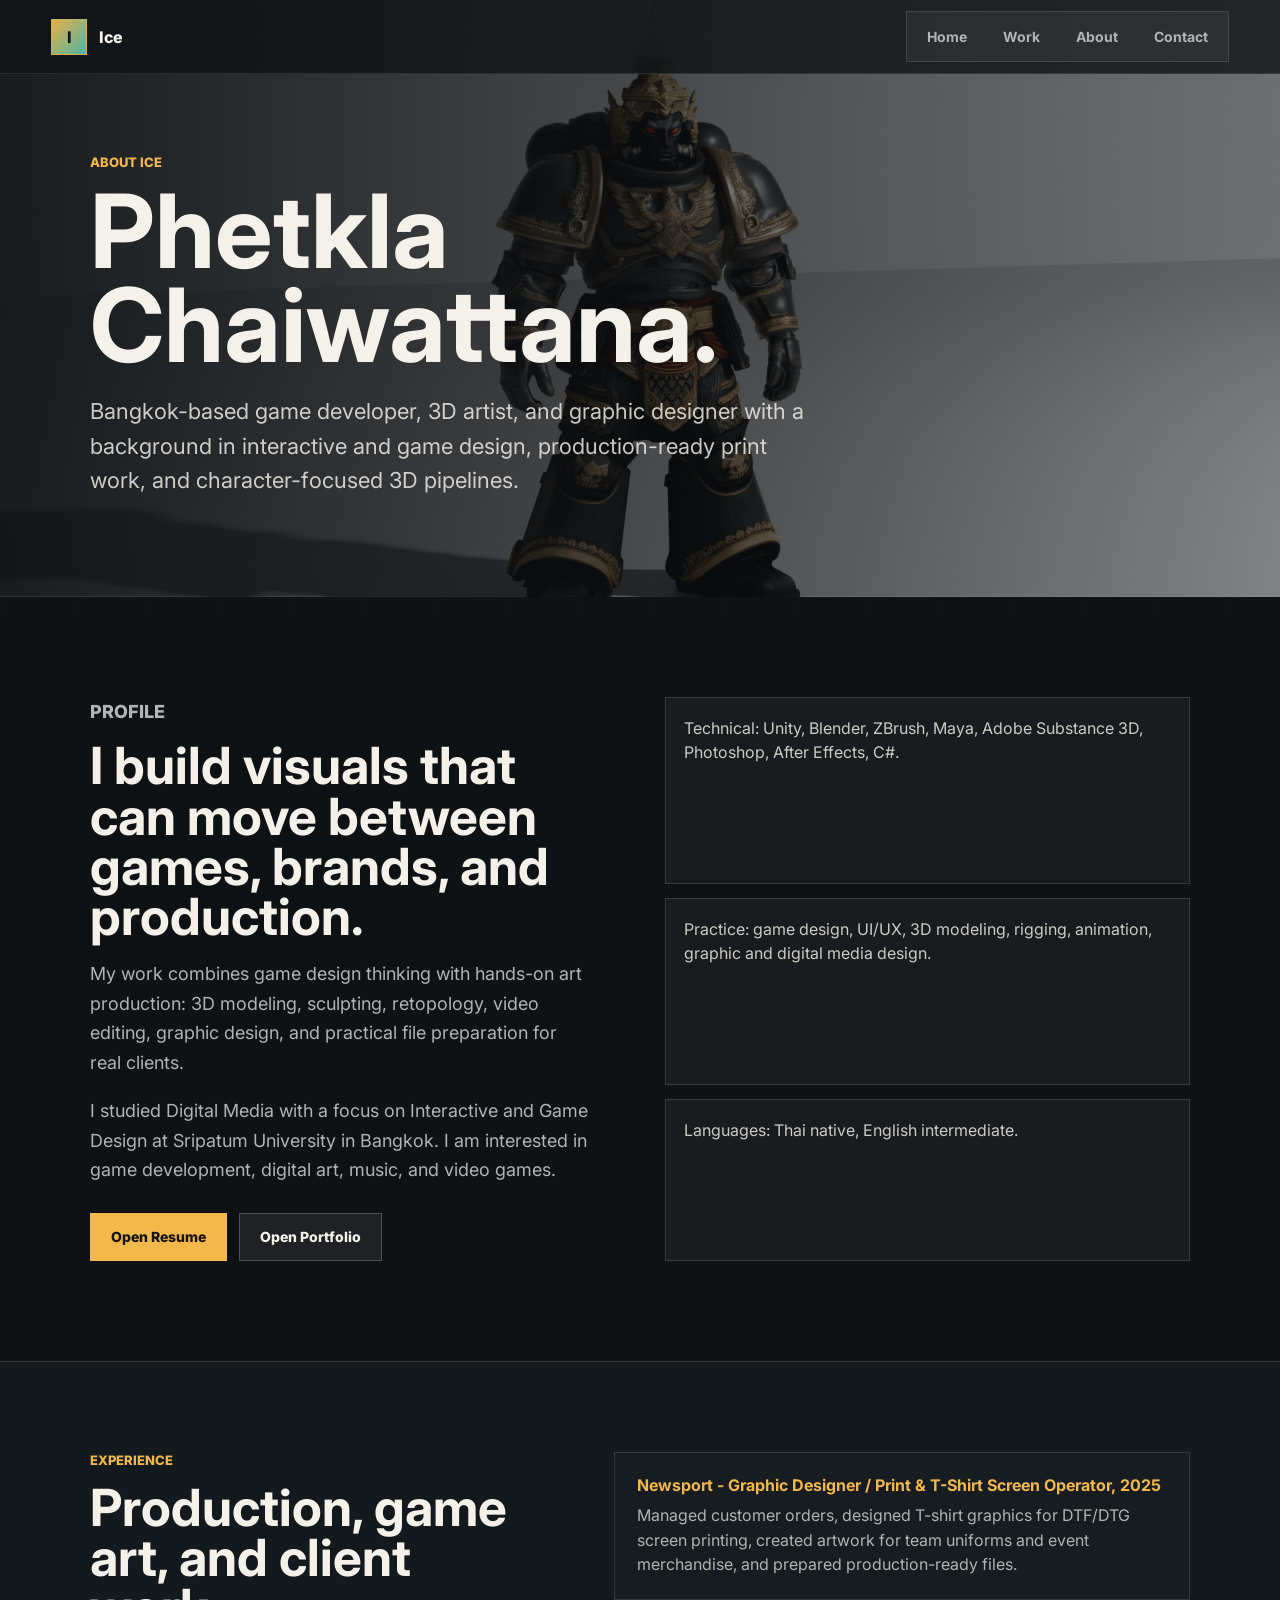
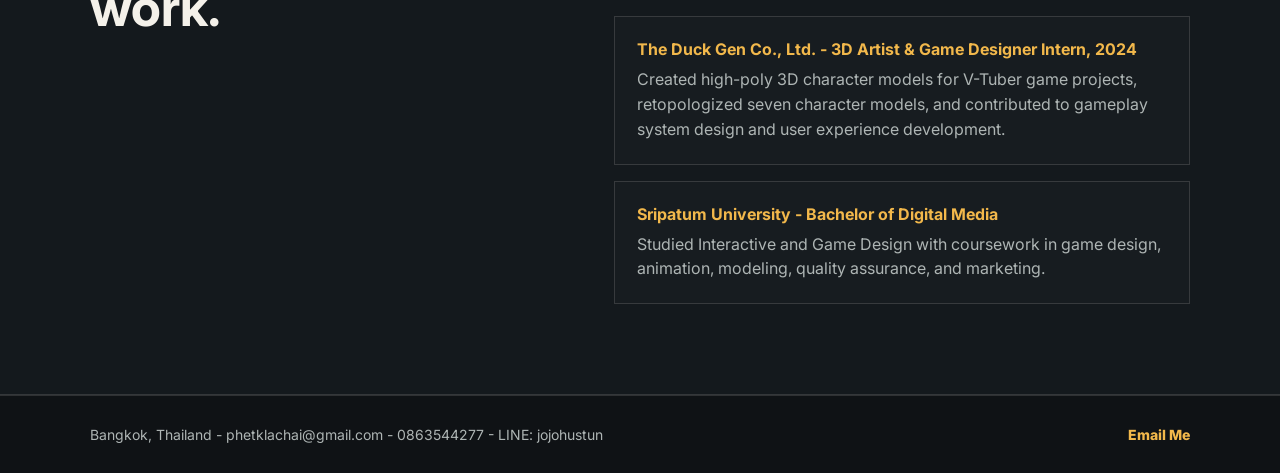
<file: about.html>
<!doctype html>
<html lang="en">
  <head>
    <meta charset="UTF-8" />
    <meta name="viewport" content="width=device-width, initial-scale=1.0" />
    <title>About | Ice Portfolio</title>
    <meta name="description" content="About Ice, also known as Phetkla Chaiwattana, a game developer, 3D artist, and graphic designer in Bangkok." />
    <link rel="icon" href="favicon.svg" type="image/svg+xml" />
    <link rel="preconnect" href="https://fonts.googleapis.com" />
    <link rel="preconnect" href="https://fonts.gstatic.com" crossorigin />
    <link
      href="https://fonts.googleapis.com/css2?family=Inter:wght@400;500;600;700;800&display=swap"
      rel="stylesheet"
    />
    <link rel="stylesheet" href="styles.css" />
  </head>
  <body>
    <header class="site-header">
      <a class="brand" href="index.html" aria-label="Ice portfolio home">
        <span class="brand-mark">I</span>
        <span>Ice</span>
      </a>
      <nav class="site-nav" aria-label="Main navigation">
        <a href="index.html">Home</a>
        <a href="work.html">Work</a>
        <a href="about.html">About</a>
        <a href="index.html#contact">Contact</a>
      </nav>
    </header>

    <main>
      <section
        class="page-hero"
        style="--page-bg: url('assets/images/siam-space-marine.jpg')"
        aria-labelledby="about-page-title"
      >
        <p class="eyebrow">About Ice</p>
        <h1 id="about-page-title">Phetkla Chaiwattana.</h1>
        <p>
          Bangkok-based game developer, 3D artist, and graphic designer with a
          background in interactive and game design, production-ready print work,
          and character-focused 3D pipelines.
        </p>
      </section>

      <section class="about-section" aria-labelledby="profile-title">
        <div class="about-copy">
          <p class="eyebrow">Profile</p>
          <h2 id="profile-title">I build visuals that can move between games, brands, and production.</h2>
          <p>
            My work combines game design thinking with hands-on art production:
            3D modeling, sculpting, retopology, video editing, graphic design,
            and practical file preparation for real clients.
          </p>
          <p>
            I studied Digital Media with a focus on Interactive and Game Design
            at Sripatum University in Bangkok. I am interested in game
            development, digital art, music, and video games.
          </p>
          <div class="doc-links">
            <a class="button primary" href="assets/docs/resume-phetkla-chaiwattana.pdf" target="_blank" rel="noreferrer">Open Resume</a>
            <a class="button secondary" href="assets/docs/portfolio.pdf" target="_blank" rel="noreferrer">Open Portfolio</a>
          </div>
        </div>
        <ul class="about-list">
          <li>Technical: Unity, Blender, ZBrush, Maya, Adobe Substance 3D, Photoshop, After Effects, C#.</li>
          <li>Practice: game design, UI/UX, 3D modeling, rigging, animation, graphic and digital media design.</li>
          <li>Languages: Thai native, English intermediate.</li>
        </ul>
      </section>

      <section class="detail-band" aria-labelledby="experience-title">
        <div>
          <p class="eyebrow">Experience</p>
          <h2 id="experience-title">Production, game art, and client work.</h2>
        </div>
        <div class="timeline">
          <article class="timeline-item">
            <strong>Newsport - Graphic Designer / Print & T-Shirt Screen Operator, 2025</strong>
            <p>
              Managed customer orders, designed T-shirt graphics for DTF/DTG
              screen printing, created artwork for team uniforms and event
              merchandise, and prepared production-ready files.
            </p>
          </article>
          <article class="timeline-item">
            <strong>The Duck Gen Co., Ltd. - 3D Artist & Game Designer Intern, 2024</strong>
            <p>
              Created high-poly 3D character models for V-Tuber game projects,
              retopologized seven character models, and contributed to gameplay
              system design and user experience development.
            </p>
          </article>
          <article class="timeline-item">
            <strong>Sripatum University - Bachelor of Digital Media</strong>
            <p>
              Studied Interactive and Game Design with coursework in game
              design, animation, modeling, quality assurance, and marketing.
            </p>
          </article>
        </div>
      </section>
    </main>

    <footer class="site-footer">
      <p>Bangkok, Thailand - phetklachai@gmail.com - 0863544277 - LINE: jojohustun</p>
      <a href="mailto:phetklachai@gmail.com">Email Me</a>
    </footer>
  </body>
</html>
</file>
<file: styles.css>
:root {
  color-scheme: dark;
  --bg: #0f1215;
  --panel: #171c20;
  --panel-strong: #20262b;
  --text: #f4f1ea;
  --muted: #aeb5b4;
  --line: rgba(244, 241, 234, 0.14);
  --accent: #f2b84b;
  --accent-2: #58c7b1;
  --danger: #e05b4f;
  --header-h: 74px;
}

* {
  box-sizing: border-box;
}

html {
  scroll-behavior: smooth;
}

body {
  margin: 0;
  background: var(--bg);
  color: var(--text);
  font-family: Inter, system-ui, -apple-system, BlinkMacSystemFont, "Segoe UI", sans-serif;
}

body::before {
  position: fixed;
  inset: 0;
  z-index: -2;
  content: "";
  background:
    linear-gradient(90deg, rgba(255, 255, 255, 0.035) 1px, transparent 1px),
    linear-gradient(rgba(255, 255, 255, 0.03) 1px, transparent 1px);
  background-size: 72px 72px;
  mask-image: linear-gradient(to bottom, black, transparent 82%);
}

a {
  color: inherit;
  text-decoration: none;
}

img,
video {
  display: block;
  max-width: 100%;
}

button,
input,
textarea {
  font: inherit;
}

.site-header {
  position: fixed;
  top: 0;
  right: 0;
  left: 0;
  z-index: 20;
  display: flex;
  align-items: center;
  justify-content: space-between;
  height: var(--header-h);
  padding: 0 clamp(18px, 4vw, 52px);
  border-bottom: 1px solid rgba(244, 241, 234, 0.1);
  background: rgba(15, 18, 21, 0.78);
  backdrop-filter: blur(18px);
}

.brand,
.site-nav {
  display: flex;
  align-items: center;
}

.brand {
  gap: 12px;
  font-weight: 800;
  letter-spacing: 0;
}

.brand-mark {
  display: grid;
  width: 36px;
  height: 36px;
  place-items: center;
  border: 1px solid rgba(242, 184, 75, 0.55);
  background: linear-gradient(135deg, rgba(242, 184, 75, 0.95), rgba(88, 199, 177, 0.9));
  color: #121416;
}

.site-nav {
  gap: 8px;
  padding: 6px;
  border: 1px solid rgba(244, 241, 234, 0.12);
  background: rgba(244, 241, 234, 0.055);
}

.site-nav a {
  padding: 10px 14px;
  color: var(--muted);
  font-size: 14px;
  font-weight: 700;
}

.site-nav a:hover,
.site-nav a:focus-visible {
  color: var(--text);
  background: rgba(244, 241, 234, 0.09);
  outline: 0;
}

.hero {
  position: relative;
  display: grid;
  min-height: 100svh;
  align-items: end;
  overflow: hidden;
  padding: calc(var(--header-h) + 48px) clamp(20px, 7vw, 96px) 70px;
}

.hero-media {
  position: absolute;
  inset: 0;
  z-index: -1;
}

.hero-media::after {
  position: absolute;
  inset: 0;
  content: "";
  background:
    linear-gradient(90deg, rgba(15, 18, 21, 0.95), rgba(15, 18, 21, 0.54) 42%, rgba(15, 18, 21, 0.2)),
    linear-gradient(0deg, var(--bg), rgba(15, 18, 21, 0.08) 42%);
}

.hero-media img {
  width: 100%;
  height: 100%;
  object-fit: cover;
  object-position: center;
  filter: saturate(1.08) contrast(1.03);
}

.hero-inner {
  width: min(760px, 100%);
}

.eyebrow {
  margin: 0 0 14px;
  color: var(--accent);
  font-size: 13px;
  font-weight: 800;
  text-transform: uppercase;
}

h1,
h2,
h3,
p {
  letter-spacing: 0;
}

h1 {
  max-width: 10ch;
  margin: 0;
  font-size: clamp(58px, 10vw, 132px);
  line-height: 0.92;
}

h2 {
  margin: 0;
  font-size: clamp(34px, 5.8vw, 76px);
  line-height: 0.98;
}

.hero-copy {
  max-width: 640px;
  margin: 26px 0 0;
  color: rgba(244, 241, 234, 0.82);
  font-size: clamp(18px, 2vw, 23px);
  line-height: 1.5;
}

.hero-actions {
  display: flex;
  flex-wrap: wrap;
  gap: 12px;
  margin-top: 34px;
}

.button {
  display: inline-flex;
  min-height: 48px;
  align-items: center;
  justify-content: center;
  padding: 0 20px;
  border: 1px solid transparent;
  font-size: 14px;
  font-weight: 800;
}

.button.primary {
  background: var(--accent);
  color: #16130c;
}

.button.primary:hover,
.button.primary:focus-visible {
  background: #ffd36b;
}

.button.secondary {
  border-color: rgba(244, 241, 234, 0.22);
  background: rgba(244, 241, 234, 0.07);
  color: var(--text);
}

.scroll-cue {
  position: absolute;
  right: clamp(20px, 5vw, 72px);
  bottom: 36px;
  width: 34px;
  height: 52px;
  border: 1px solid rgba(244, 241, 234, 0.28);
}

.scroll-cue span {
  display: block;
  width: 4px;
  height: 12px;
  margin: 10px auto;
  background: var(--accent-2);
  animation: scrollPulse 1.4s infinite;
}

@keyframes scrollPulse {
  0%,
  100% {
    transform: translateY(0);
    opacity: 0.4;
  }
  50% {
    transform: translateY(15px);
    opacity: 1;
  }
}

.section {
  padding: 110px clamp(20px, 5vw, 72px);
}

.section-heading {
  display: grid;
  max-width: 1120px;
  margin: 0 auto 24px;
  gap: 4px;
}

.section-heading .eyebrow {
  margin-bottom: 0;
}

.gallery-shell,
.video-stage {
  position: relative;
  max-width: 1240px;
  margin: 0 auto;
}

.image-carousel {
  position: relative;
  display: grid;
  min-height: clamp(430px, 62vw, 720px);
  overflow: hidden;
  border: 1px solid var(--line);
  background: var(--panel);
}

.slide {
  position: absolute;
  inset: 0;
  display: grid;
  align-items: end;
  cursor: zoom-in;
  opacity: 0;
  transform: translateX(9%) scale(0.98);
  transition: opacity 600ms ease, transform 600ms ease;
}

.slide.active {
  z-index: 1;
  opacity: 1;
  transform: translateX(0) scale(1);
}

.slide img {
  position: absolute;
  inset: 0;
  width: 100%;
  height: 100%;
  object-fit: cover;
}

.slide::after {
  position: absolute;
  inset: auto 0 0;
  height: 42%;
  content: "";
  background: linear-gradient(transparent, rgba(10, 12, 14, 0.86));
}

.slide-info {
  position: relative;
  z-index: 2;
  display: flex;
  align-items: end;
  justify-content: space-between;
  gap: 20px;
  padding: clamp(20px, 4vw, 42px);
}

.slide-info h3 {
  margin: 0;
  font-size: clamp(27px, 4vw, 54px);
  line-height: 1;
}

.slide-info p {
  max-width: 320px;
  margin: 12px 0 0;
  color: rgba(244, 241, 234, 0.76);
  line-height: 1.55;
}

.slide-count {
  color: var(--accent-2);
  font-weight: 800;
}

.poster-carousel .slide img {
  object-fit: contain;
  padding: clamp(18px, 4vw, 42px);
  background: #12161a;
}

.gallery-button,
.video-button,
.lightbox-close {
  position: absolute;
  z-index: 5;
  display: grid;
  width: 48px;
  height: 48px;
  place-items: center;
  border: 1px solid rgba(244, 241, 234, 0.18);
  background: rgba(15, 18, 21, 0.82);
  cursor: pointer;
}

.gallery-button::before,
.video-button::before {
  width: 12px;
  height: 12px;
  border-top: 2px solid var(--text);
  border-left: 2px solid var(--text);
  content: "";
}

.prev {
  top: 50%;
  left: 18px;
  transform: translateY(-50%);
}

.prev::before {
  transform: translateX(3px) rotate(-45deg);
}

.next {
  top: 50%;
  right: 18px;
  transform: translateY(-50%);
}

.next::before {
  transform: translateX(-3px) rotate(135deg);
}

.gallery-button:hover,
.video-button:hover,
.lightbox-close:hover {
  border-color: rgba(242, 184, 75, 0.8);
  background: rgba(32, 38, 43, 0.92);
}

.trailer-section {
  background: #14191d;
}

.video-frame {
  position: relative;
  overflow: hidden;
  border: 1px solid var(--line);
  background: #050607;
}

.video-frame video {
  width: 100%;
  aspect-ratio: 16 / 9;
  object-fit: contain;
  background: #050607;
}

.video-meta {
  position: absolute;
  right: 20px;
  bottom: 20px;
  left: 20px;
  display: flex;
  align-items: end;
  justify-content: space-between;
  gap: 18px;
  pointer-events: none;
}

.video-meta p,
.video-meta h3 {
  margin: 0;
  text-shadow: 0 2px 18px rgba(0, 0, 0, 0.72);
}

.video-meta p {
  color: var(--accent);
  font-size: 13px;
  font-weight: 800;
  text-transform: uppercase;
}

.video-meta h3 {
  font-size: clamp(24px, 4vw, 48px);
}

.project-cta {
  display: flex;
  align-items: center;
  justify-content: space-between;
  gap: 28px;
  padding: 90px clamp(20px, 7vw, 96px);
  border-block: 1px solid var(--line);
  background: linear-gradient(135deg, rgba(242, 184, 75, 0.12), rgba(88, 199, 177, 0.12));
}

.project-cta h2 {
  max-width: 880px;
}

.contact-section {
  display: block;
  padding: 110px clamp(20px, 7vw, 96px);
}

.contact-copy p:not(.eyebrow) {
  max-width: 620px;
  color: var(--muted);
  font-size: 18px;
  line-height: 1.6;
}

.contact-links {
  display: flex;
  flex-wrap: wrap;
  gap: 10px;
  max-width: 760px;
  margin-top: 24px;
}

.contact-links a {
  display: flex;
  align-items: center;
  flex: 1 1 220px;
  min-height: 48px;
  padding: 0 16px;
  border: 1px solid var(--line);
  background: rgba(244, 241, 234, 0.045);
  color: var(--text);
  font-weight: 800;
}

.contact-links a:hover,
.contact-links a:focus-visible {
  border-color: rgba(242, 184, 75, 0.75);
  color: var(--accent);
  outline: 0;
}

.contact-form {
  display: grid;
  gap: 16px;
  padding: 24px;
  border: 1px solid var(--line);
  background: var(--panel);
}

.contact-form label {
  display: grid;
  gap: 8px;
}

.contact-form span {
  color: var(--muted);
  font-size: 13px;
  font-weight: 800;
  text-transform: uppercase;
}

.contact-form input,
.contact-form textarea {
  width: 100%;
  border: 1px solid rgba(244, 241, 234, 0.14);
  background: #0d1012;
  color: var(--text);
  padding: 13px 14px;
  resize: vertical;
}

.contact-form input:focus,
.contact-form textarea:focus {
  border-color: var(--accent);
  outline: 0;
}

.form-note {
  min-height: 22px;
  margin: 0;
  color: var(--muted);
  font-size: 14px;
}

.site-footer {
  display: flex;
  justify-content: space-between;
  gap: 16px;
  padding: 30px clamp(20px, 7vw, 96px);
  border-top: 1px solid var(--line);
  color: var(--muted);
  font-size: 14px;
}

.site-footer p {
  margin: 0;
}

.site-footer a {
  color: var(--accent);
  font-weight: 800;
}

.page-hero {
  position: relative;
  display: grid;
  min-height: 64svh;
  align-items: end;
  overflow: hidden;
  padding: calc(var(--header-h) + 80px) clamp(20px, 7vw, 96px) 78px;
  background: #111519;
}

.page-hero::before {
  position: absolute;
  inset: 0;
  z-index: 0;
  content: "";
  background:
    linear-gradient(90deg, rgba(15, 18, 21, 0.92), rgba(15, 18, 21, 0.34)),
    var(--page-bg, none);
  background-position: center;
  background-size: cover;
}

.page-hero > * {
  position: relative;
  z-index: 1;
}

.page-hero h1 {
  max-width: 900px;
  font-size: clamp(54px, 8vw, 104px);
}

.page-hero p:not(.eyebrow) {
  max-width: 720px;
  color: rgba(244, 241, 234, 0.82);
  font-size: clamp(17px, 2vw, 22px);
  line-height: 1.55;
}

.work-grid {
  display: grid;
  grid-template-columns: repeat(3, minmax(0, 1fr));
  gap: 16px;
  max-width: 1240px;
  margin: 0 auto;
}

.work-card {
  position: relative;
  min-height: 360px;
  overflow: hidden;
  border: 1px solid var(--line);
  background: var(--panel);
}

.work-card.wide {
  grid-column: span 2;
}

.work-card img,
.work-card video {
  width: 100%;
  height: 100%;
  min-height: 360px;
  object-fit: cover;
}

.work-card.contain img {
  object-fit: contain;
  padding: 22px;
  background: #111519;
}

.work-card::after {
  position: absolute;
  inset: auto 0 0;
  height: 52%;
  content: "";
  background: linear-gradient(transparent, rgba(7, 8, 10, 0.9));
}

.work-card-body {
  position: absolute;
  right: 0;
  bottom: 0;
  left: 0;
  z-index: 1;
  padding: 24px;
}

.work-card-body h3 {
  margin: 0;
  font-size: 26px;
  line-height: 1.08;
}

.work-card-body p {
  max-width: 460px;
  margin: 8px 0 0;
  color: rgba(244, 241, 234, 0.72);
  line-height: 1.45;
}

.detail-band {
  display: grid;
  grid-template-columns: minmax(0, 0.8fr) minmax(0, 1fr);
  gap: clamp(24px, 5vw, 72px);
  padding: 90px clamp(20px, 7vw, 96px);
  border-block: 1px solid var(--line);
  background: #14191d;
}

.detail-band h2,
.about-section h2 {
  font-size: clamp(34px, 4vw, 58px);
}

.detail-list,
.about-list {
  display: grid;
  gap: 14px;
  margin: 0;
  padding: 0;
  list-style: none;
}

.detail-list li,
.about-list li {
  padding: 18px;
  border: 1px solid var(--line);
  background: rgba(244, 241, 234, 0.045);
  color: rgba(244, 241, 234, 0.82);
  line-height: 1.55;
}

.about-section {
  display: grid;
  grid-template-columns: minmax(0, 0.95fr) minmax(0, 1fr);
  gap: clamp(28px, 6vw, 82px);
  padding: 100px clamp(20px, 7vw, 96px);
}

.about-copy p {
  color: var(--muted);
  font-size: 18px;
  line-height: 1.65;
}

.timeline {
  display: grid;
  gap: 16px;
}

.timeline-item {
  padding: 22px;
  border: 1px solid var(--line);
  background: var(--panel);
}

.timeline-item p {
  margin: 8px 0 0;
  color: var(--muted);
  line-height: 1.55;
}

.timeline-item strong {
  color: var(--accent);
}

.doc-links {
  display: flex;
  flex-wrap: wrap;
  gap: 12px;
  margin-top: 28px;
}

.work-page {
  padding-top: var(--header-h);
}

.work-zone {
  padding: 56px clamp(16px, 4vw, 58px);
  border-bottom: 1px solid var(--line);
}

.work-zone h1 {
  max-width: none;
  margin: 0 0 18px;
  color: var(--accent);
  font-size: clamp(18px, 2vw, 28px);
  line-height: 1;
  text-transform: uppercase;
}

.portfolio-grid {
  display: grid;
  grid-template-columns: repeat(4, minmax(0, 1fr));
  grid-auto-flow: dense;
  gap: 12px;
}

.portfolio-item {
  display: block;
  width: 100%;
  min-height: 300px;
  overflow: hidden;
  border: 1px solid var(--line);
  background: #111519;
  cursor: zoom-in;
  padding: 0;
}

.portfolio-item img {
  width: 100%;
  height: 100%;
  min-height: 300px;
  object-fit: cover;
  transition: transform 350ms ease, filter 350ms ease;
}

.portfolio-item:hover img,
.portfolio-item:focus-visible img {
  filter: brightness(1.08);
  transform: scale(1.025);
}

.portfolio-item:focus-visible {
  outline: 2px solid var(--accent);
  outline-offset: 3px;
}

.portfolio-item.contain img {
  object-fit: contain;
  padding: 18px;
}

.portfolio-item.wide {
  grid-column: span 2;
}

.portfolio-item.tall {
  grid-row: span 2;
}

.portfolio-item.large {
  grid-column: span 2;
  grid-row: span 2;
}

.portfolio-item.tall,
.portfolio-item.large {
  min-height: 612px;
}

.portfolio-item.tall img,
.portfolio-item.large img {
  min-height: 612px;
}

.video-grid {
  grid-template-columns: repeat(2, minmax(0, 1fr));
}

.video-grid video {
  width: 100%;
  aspect-ratio: 16 / 9;
  border: 1px solid var(--line);
  background: #050607;
}

.game-projects {
  display: grid;
  gap: 18px;
}

.game-project {
  display: grid;
  grid-template-columns: minmax(280px, 0.72fr) minmax(0, 1.28fr);
  gap: 18px;
  align-items: stretch;
  border: 1px solid var(--line);
  background: rgba(244, 241, 234, 0.035);
  padding: 18px;
}

.game-project.compact {
  grid-template-columns: 1fr;
}

.game-copy {
  display: flex;
  flex-direction: column;
  justify-content: center;
  padding: clamp(8px, 2vw, 22px);
}

.game-copy h2 {
  margin: 0;
  font-size: clamp(30px, 4vw, 58px);
  line-height: 0.96;
}

.game-copy p:not(.eyebrow) {
  max-width: 720px;
  color: rgba(244, 241, 234, 0.78);
  font-size: 17px;
  line-height: 1.58;
}

.game-copy ul {
  display: grid;
  gap: 10px;
  margin: 16px 0 0;
  padding: 0;
  list-style: none;
}

.game-copy li {
  border-left: 3px solid var(--accent);
  padding-left: 12px;
  color: rgba(244, 241, 234, 0.82);
  line-height: 1.48;
}

.game-media {
  display: grid;
  grid-template-columns: repeat(2, minmax(0, 1fr));
  grid-auto-flow: dense;
  gap: 12px;
}

.lightbox {
  position: fixed;
  inset: 0;
  z-index: 50;
  display: grid;
  grid-template-rows: minmax(0, 1fr) auto;
  gap: 14px;
  place-items: center;
  padding: 72px 22px 24px;
  background: rgba(4, 5, 6, 0.94);
}

.lightbox[hidden] {
  display: none;
}

.lightbox img {
  max-width: min(1200px, 94vw);
  max-height: 78svh;
  object-fit: contain;
  box-shadow: 0 28px 90px rgba(0, 0, 0, 0.45);
}

.lightbox p {
  max-width: 900px;
  margin: 0;
  color: var(--muted);
  text-align: center;
}

.lightbox-close {
  top: 20px;
  right: 20px;
}

.lightbox-close::before,
.lightbox-close::after {
  position: absolute;
  width: 19px;
  height: 2px;
  background: var(--text);
  content: "";
}

.lightbox-close::before {
  transform: rotate(45deg);
}

.lightbox-close::after {
  transform: rotate(-45deg);
}

@media (max-width: 860px) {
  .site-header {
    height: 66px;
    padding-inline: 14px;
  }

  .brand span:last-child {
    display: none;
  }

  .site-nav a {
    padding: 10px 11px;
  }

  .hero {
    min-height: 96svh;
    padding-inline: 20px;
  }

  h1 {
    max-width: 8ch;
  }

  .section {
    padding-block: 78px;
  }

  .image-carousel {
    min-height: 520px;
  }

  .slide-info {
    display: block;
  }

  .slide-count {
    display: inline-block;
    margin-top: 18px;
  }

  .gallery-button,
  .video-button {
    width: 42px;
    height: 42px;
  }

  .project-cta,
  .detail-band,
  .about-section {
    display: grid;
  }

  .detail-band,
  .about-section {
    grid-template-columns: 1fr;
  }

  .work-grid {
    grid-template-columns: 1fr;
  }

  .portfolio-grid,
  .video-grid {
    grid-template-columns: repeat(2, minmax(0, 1fr));
  }

  .game-project {
    grid-template-columns: 1fr;
  }

  .work-card.wide {
    grid-column: auto;
  }

  .site-footer {
    display: grid;
  }
}

@media (max-width: 520px) {
  .site-nav {
    gap: 2px;
  }

  .site-nav a {
    font-size: 13px;
    padding-inline: 8px;
  }

  .hero-copy {
    font-size: 17px;
  }

  .button {
    width: 100%;
  }

  .hero-actions {
    width: min(320px, 100%);
  }

  .image-carousel {
    min-height: 470px;
  }

  .video-meta {
    position: static;
    display: grid;
    padding: 16px;
    background: #0a0c0e;
  }

  .video-button {
    top: calc(50% - 36px);
  }

  .portfolio-grid,
  .video-grid,
  .game-media {
    grid-template-columns: 1fr;
  }

  .portfolio-item,
  .portfolio-item img,
  .portfolio-item.tall,
  .portfolio-item.tall img,
  .portfolio-item.large,
  .portfolio-item.large img {
    min-height: 360px;
  }

  .portfolio-item.wide,
  .portfolio-item.large {
    grid-column: auto;
  }

  .portfolio-item.tall,
  .portfolio-item.large {
    grid-row: auto;
  }
}
</file>
